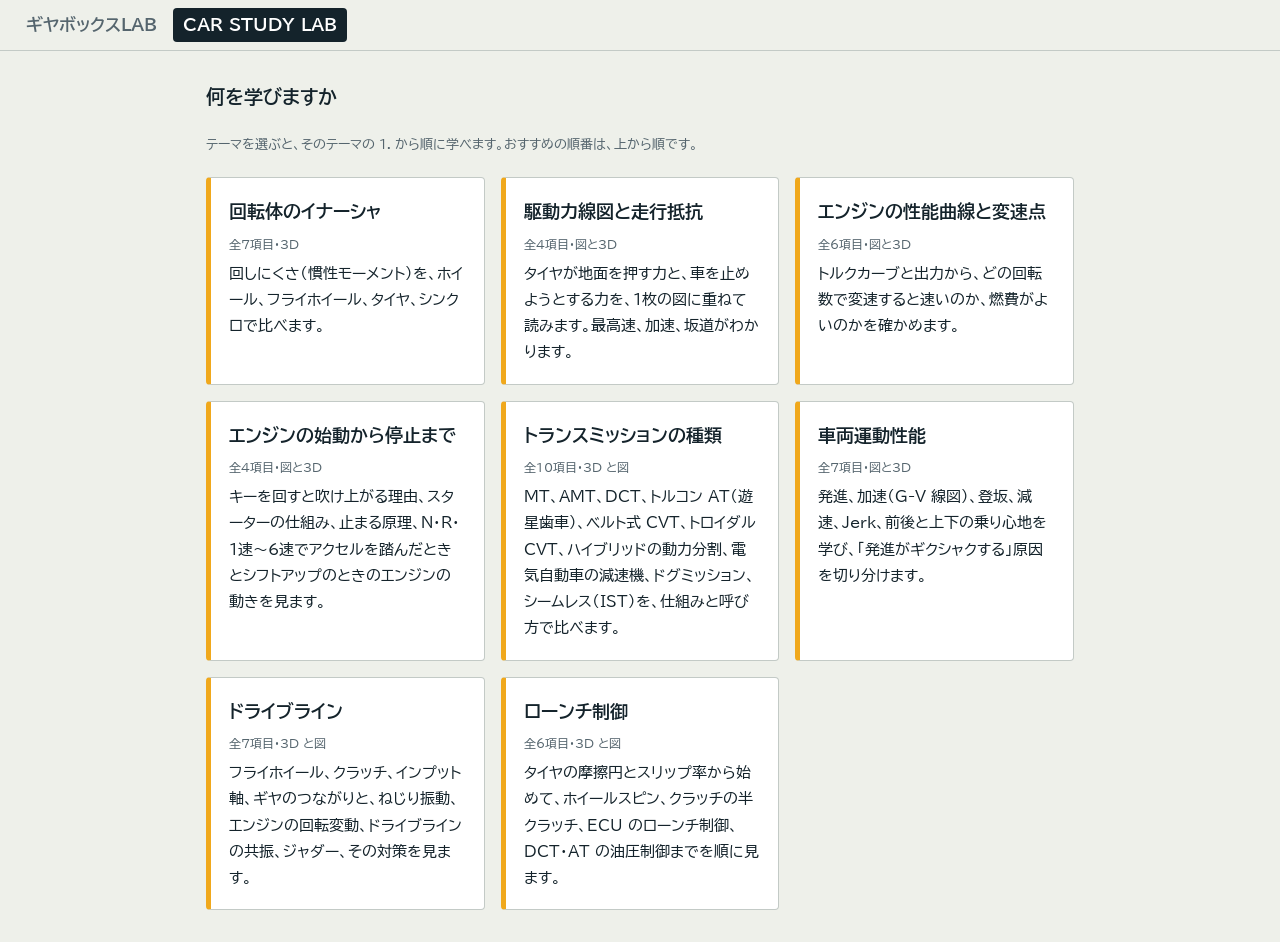
<file: car-study.html>
<!DOCTYPE html>
<html lang="ja">
<head>
<meta charset="utf-8">
<meta name="viewport" content="width=device-width, initial-scale=1">
<meta name="description" content="車の知識を、テーマを選んで3Dの図とグラフで学ぶページ（イナーシャ、駆動力線図と走行抵抗、エンジンの性能曲線と変速点、エンジンの始動から停止まで、トランスミッションの種類、車両運動性能、ドライブライン）">
<title>CAR STUDY LAB</title>
<link rel="stylesheet" href="https://fonts.googleapis.com/css2?family=BIZ+UDPGothic:wght@400;700&family=STIX+Two+Text:ital@1&display=swap">
<link rel="stylesheet" href="style.css">
</head>
<body class="menuPage">
<header class="top">
  <nav class="buttons sites" aria-label="サイトの切り替え">
    <a href="index.html">ギヤボックスLAB</a>
    <a href="car-study.html" class="current" aria-current="page">CAR STUDY LAB</a>
  </nav>
</header>

<main class="menu">
  <h2>何を学びますか</h2>
  <p class="note">テーマを選ぶと、そのテーマの 1. から順に学べます。おすすめの順番は、上から順です。</p>
  <div class="cards">
    <a class="card" href="inertia.html">
      <b>回転体のイナーシャ</b>
      <span class="level">全7項目・3D</span>
      <span>回しにくさ（慣性モーメント）を、ホイール、フライホイール、タイヤ、シンクロで比べます。</span>
    </a>
    <a class="card" href="drive.html">
      <b>駆動力線図と走行抵抗</b>
      <span class="level">全4項目・図と3D</span>
      <span>タイヤが地面を押す力と、車を止めようとする力を、1枚の図に重ねて読みます。最高速、加速、坂道がわかります。</span>
    </a>
    <a class="card" href="engine.html">
      <b>エンジンの性能曲線と変速点</b>
      <span class="level">全6項目・図と3D</span>
      <span>トルクカーブと出力から、どの回転数で変速すると速いのか、燃費がよいのかを確かめます。</span>
    </a>
    <a class="card" href="run.html">
      <b>エンジンの始動から停止まで</b>
      <span class="level">全4項目・図と3D</span>
      <span>キーを回すと吹け上がる理由、スターターの仕組み、止まる原理、N・R・1速〜6速でアクセルを踏んだときとシフトアップのときのエンジンの動きを見ます。</span>
    </a>
    <a class="card" href="trans.html">
      <b>トランスミッションの種類</b>
      <span class="level">全10項目・3D と図</span>
      <span>MT、AMT、DCT、トルコン AT（遊星歯車）、ベルト式 CVT、トロイダル CVT、ハイブリッドの動力分割、電気自動車の減速機、ドグミッション、シームレス（IST）を、仕組みと呼び方で比べます。</span>
    </a>
    <a class="card" href="vehicle.html">
      <b>車両運動性能</b>
      <span class="level">全7項目・図と3D</span>
      <span>発進、加速（G-V 線図）、登坂、減速、Jerk、前後と上下の乗り心地を学び、「発進がギクシャクする」原因を切り分けます。</span>
    </a>
    <a class="card" href="driveline.html">
      <b>ドライブライン</b>
      <span class="level">全7項目・3D と図</span>
      <span>フライホイール、クラッチ、インプット軸、ギヤのつながりと、ねじり振動、エンジンの回転変動、ドライブラインの共振、ジャダー、その対策を見ます。</span>
    </a>
    <a class="card" href="launch.html">
      <b>ローンチ制御</b>
      <span class="level">全6項目・3D と図</span>
      <span>タイヤの摩擦円とスリップ率から始めて、ホイールスピン、クラッチの半クラッチ、ECU のローンチ制御、DCT・AT の油圧制御までを順に見ます。</span>
    </a>
  </div>
</main>
</body>
</html>
</file>
<file: style.css>
/* 画面は1枚に収める: 上 = 学ぶ順番、左 = 3Dの図、右 = 説明（構造 → 数式） */
:root {
  --paper: #eef0ea;
  --panel: #ffffff;
  --ink: #14232b;
  --sub: #55656e;
  --line: #c3cac6;
  --stage: #17303a;
  --power: #f0a81c;
  --pick: #1d5fa8;
  --hint: #b9c7cd;
  --font-body: "BIZ UDPGothic", "Hiragino Sans", "Yu Gothic", sans-serif;
  --font-math: "STIX Two Text", "Cambria Math", "Times New Roman", serif;
  --space: 16px;
}

* { box-sizing: border-box; }
[hidden] { display: none !important; }
body {
  margin: 0;
  height: 100vh;
  display: grid;
  grid-template-rows: auto 1fr;
  background: var(--paper);
  color: var(--ink);
  font-family: var(--font-body);
  font-size: 15px;
  line-height: 1.75;
}
h1, h2, h4, p { margin: 0; }
h1 { font-size: 18px; white-space: nowrap; }
/* サイトの切り替え（ギヤボックスLAB / CAR STUDY LAB） */
.sites a { font-size: 17px; font-weight: 700; color: var(--sub); text-decoration: none; padding: 2px 10px; border-radius: 4px; white-space: nowrap; }
.sites a.current { color: var(--panel); background: var(--ink); }
.sites a:hover { color: var(--ink); text-decoration: underline; }
.sites a.current:hover { color: var(--panel); }
.crumb { font-size: 14px; color: var(--sub); white-space: nowrap; }
.sites .crumb a.back { font-size: 12px; font-weight: 400; color: var(--pick); padding: 0; text-decoration: underline; }
/* グラフで学ぶページ: 図の場所いっぱいにグラフを出す */
#chart, #scene3d { position: absolute; inset: 0; width: 100%; height: 100%; display: block; }
#scene3d { cursor: grab; }
/* 加速くらべの結果の表（3D の右上。車が見えるように小さく、透かす） */
.results { position: absolute; top: 8px; right: 8px; padding: 6px 8px; background: rgba(20, 35, 43, 0.8); border-radius: 4px; color: #dfe6e9; font-size: 12px; }
.results td { padding: 3px 6px; border-color: rgba(223, 230, 233, 0.2); }
.resultsHead { display: flex; align-items: center; justify-content: space-between; gap: 12px; }
.resultsHead button { font-size: 12px; padding: 0 8px; }
.splits { margin: 6px 0 2px; gap: 4px; }
.splits button { font-size: 12px; padding: 2px 8px; }
.splits button.current { background: var(--power); border-color: var(--power); color: var(--ink); font-weight: 700; }
.swatch { display: inline-block; width: 12px; height: 12px; border-radius: 2px; margin-right: 6px; vertical-align: -1px; }
/* CAR STUDY LAB のテーマ選び */
.menuPage { height: auto; min-height: 100vh; grid-template-rows: auto 1fr; }
.menu { max-width: 900px; width: 100%; margin: 0 auto; padding: 32px var(--space); display: grid; gap: 12px; align-content: start; }
.cards { display: grid; grid-template-columns: repeat(auto-fit, minmax(240px, 1fr)); gap: var(--space); margin-top: 8px; }
.card { display: grid; gap: 6px; align-content: start; padding: 18px; background: var(--panel); border: 1px solid var(--line); border-left: 5px solid var(--power); border-radius: 4px; color: var(--ink); text-decoration: none; }
.card:hover { border-color: var(--ink); border-left-color: var(--power); }
.card b { font-size: 18px; }
.card .level { font-size: 12px; color: var(--sub); }
h2 { font-size: 19px; line-height: 1.45; }
h4 { font-size: 12px; color: var(--sub); font-weight: 400; margin-top: 8px; }
p + p { margin-top: 10px; }
.note { color: var(--sub); font-size: 13px; margin-top: 12px; }

/* ボタン（段階、タブ、ギヤ、前へ・次へで共通） */
button, input {
  font: inherit;
  color: var(--ink);
  background: var(--panel);
  border: 1px solid var(--line);
  border-radius: 4px;
  padding: 4px 10px;
}
button { cursor: pointer; white-space: nowrap; }
button:hover { border-color: var(--ink); }
button:disabled { opacity: 0.4; cursor: default; }
button.current { background: var(--ink); border-color: var(--ink); color: var(--panel); }
:focus-visible { outline: 2px solid var(--pick); outline-offset: 1px; }
input[type="number"] { width: 100%; min-width: 60px; }
.buttons { display: flex; flex-wrap: wrap; gap: 6px; align-items: center; }

/* 上の帯: サイト名と、学ぶ順番 */
.top {
  display: flex;
  align-items: center;
  flex-wrap: wrap;
  gap: 6px var(--space);
  padding: 8px var(--space);
  border-bottom: 1px solid var(--line);
  min-width: 0;
}
.steps { display: flex; flex-wrap: wrap; align-items: center; gap: 6px; padding-block: 2px; min-width: 0; }
.steps .type { border-radius: 999px; padding-inline: 12px; }   /* 方式を選ぶボタンは、丸い形で段階のボタンと見分ける */
.steps button { font-size: 13px; padding: 4px 6px; }
.group { font-size: 12px; color: var(--sub); white-space: nowrap; margin-left: 6px; }

/* 作業台 */
.bench { display: grid; grid-template-columns: 1fr 400px; min-height: 0; }

/* 左: 3Dの図 */
.stage.real { --hint: #3a4148; }   /* 実物の色のときは背景が明るいので、説明の文字を濃くする */
.stage { position: relative; display: flex; flex-direction: column; background: var(--stage); min-width: 0; min-height: 0; overflow: hidden; }
/* 図（canvas）の下に操作の帯を置き、帯が図に重ならないようにする */
.view3d { position: relative; flex: 1; min-height: 0; container-type: size; }
/* 並べる: 3D と図を重ねずに、上（3D）と下（図）に分けて出す */
.split #scene3d { inset: 0 0 45% 0; height: 55%; }
.split #chart { inset: 55% 0 0 0; height: 45%; border-top: 1px solid var(--line); }
@container (min-aspect-ratio: 11 / 5) {   /* とても横長のときだけ左右に並べる */
  .split #scene3d { inset: 0 50% 0 0; width: 50%; height: 100%; }
  .split #chart { inset: 0 0 0 50%; width: 50%; height: 100%; border-top: 0; border-left: 1px solid var(--line); }
  .split .hint { max-width: 22%; }   /* 説明は 3D の側に収める */
  .split .results { right: calc(50% + 8px); }   /* 加速くらべの表も 3D の側へ */
}
#stage { position: absolute; inset: 0; width: 100%; height: 100%; display: block; cursor: grab; }
.hint { position: absolute; top: 10px; left: var(--space); max-width: 40%; color: var(--hint); font-size: 13px; pointer-events: none; }
/* 右上: 配色と、車に載せるかの切り替え */
.view { position: absolute; top: 8px; right: var(--space); justify-content: flex-end; max-width: 48%; }
.view button { font-size: 12px; padding: 3px 8px; }

/* CAR STUDY LAB: 部品の名前の札と、上の知らせ */
.tags { position: absolute; inset: 0; pointer-events: none; overflow: hidden; }
.tag { position: absolute; transform: translate(-50%, -50%); white-space: nowrap; font-size: 12px; color: #dfe6e9; background: rgba(20, 35, 43, 0.6); padding: 1px 6px; border-radius: 3px; }
.tag.main { color: var(--ink); background: rgba(240, 168, 28, 0.9); font-weight: 700; }
/* 1〜3の下の道路（2D）: 3Dの図の下の方に、薄く重ねる */
.strip { position: absolute; left: 8px; right: 8px; bottom: 8px; width: calc(100% - 16px); height: 96px; background: rgba(20, 35, 43, 0.55); border-radius: 4px; pointer-events: none; }
.banner { position: absolute; top: 48px; left: 50%; transform: translateX(-50%); margin: 0; padding: 6px 14px; border-radius: 4px; background: var(--power); color: var(--ink); font-weight: 700; white-space: nowrap; }

/* アウトプット軸のグラフ: PCでは図の右上に、図のおよそ4分の1（幅半分 × 高さ半分）。背景は薄く透かす */
.graph {
  position: absolute; top: 84px; right: var(--space); z-index: 1;   /* 右上の切り替えボタン（2段）の下に置く */
  width: 48%; height: min(60%, calc(100% - 96px)); min-height: 200px;
  display: flex; flex-direction: column; gap: 4px;
  padding: 8px 10px;
  background: rgba(20, 35, 43, 0.45);
  border: 1px solid rgba(223, 230, 233, 0.3);
  border-radius: 4px;
  color: #dfe6e9; font-size: 12px;
}
.graph canvas { flex: 1; min-height: 0; width: 100%; }
.graphHead { display: flex; align-items: center; gap: 10px; }
.graphHead button { margin-left: auto; }
.graph button { font-size: 12px; padding: 2px 8px; }
.graphScroll input { flex: 1; }
#graphCanvas { cursor: ew-resize; }
.bar {
  display: flex; flex-wrap: wrap; gap: 8px var(--space); align-items: center;
  padding: 10px var(--space);
  background: #14232b;
  color: #dfe6e9;
  font-size: 13px;
}
#engineInputs { gap: 8px var(--space); }
.bar label { display: flex; align-items: center; gap: 6px; }
.bar input { width: 84px; }
.bar input[type="range"] { width: 140px; }
/* 入力の方式で、出す欄を切り替える */
.bar[data-input="engine"] .bySpeed, .bar[data-input="speed"] .byEngine { display: none; }
.readout { flex-basis: 100%; margin: 0; font-size: 12px; color: #dfe6e9; }
.bar button.current { background: var(--power); border-color: var(--power); color: var(--ink); font-weight: 700; }

/* H型のシフトパターン: 列 = シフトロッド、上の行 = 前へ押す段、下の行 = 後ろへ引く段 */
.gate { display: grid; grid-template-columns: repeat(var(--columns), 1fr); gap: 4px; }
.gate .wide { grid-column: 1 / -1; }

/* 吹き出し: クリックした部品の説明 */
.bubble {
  position: absolute;
  width: 320px;
  max-width: calc(100% - 16px);
  max-height: calc(100% - 80px);
  overflow-y: auto;
  background: var(--panel);
  border-left: 4px solid var(--pick);
  border-radius: 4px;
  padding: 12px 14px;
  box-shadow: 0 6px 24px rgba(0, 0, 0, 0.35);
  z-index: 2;   /* 図の下のボタンより手前に出す */
  font-size: 14px;
}
.bubble h3 { margin: 0; font-size: 16px; padding-right: 56px; }
.bubble .close { position: absolute; top: 8px; right: 8px; font-size: 12px; }

/* 右: 説明 */
.panel {
  display: flex;
  flex-direction: column;
  gap: 12px;
  padding: var(--space);
  background: var(--panel);
  border-left: 1px solid var(--line);
  min-height: 0;
  position: relative;
}
/* 説明の左のふち: ドラッグで幅を変える（resize.js） */
.grip { position: absolute; top: 0; bottom: 0; left: -4px; width: 8px; cursor: col-resize; touch-action: none; z-index: 5; }
.grip:hover, .grip.dragging { background: var(--pick); opacity: 0.5; }
.body { flex: 1; overflow-y: auto; min-height: 0; }
.pager { justify-content: space-between; }

/* 式の1行: 求めるもの / 式 / 今の数値 */
.formula { display: grid; gap: 2px; padding-block: 8px; border-bottom: 1px solid var(--line); }
.formula b { font-size: 13px; }
.math { font-family: var(--font-math); font-style: italic; font-size: 18px; line-height: 1.4; }
.num { color: var(--sub); font-size: 13px; }
/* 数式の行をクリックすると、その式ができる考え方を開く（explain.js） */
.formula.clickable { cursor: pointer; }
.formula.clickable:hover { background: rgba(29, 95, 168, 0.05); }
.whyHint { font-size: 12px; color: var(--pick); }
.why { margin-top: 6px; padding: 8px 10px; border-left: 4px solid var(--power); background: rgba(240, 168, 28, 0.08); font-size: 14px; line-height: 1.7; cursor: auto; }
.why button { display: block; margin-top: 8px; font-size: 13px; }
/* 3D の図の、考え方の札（光らせた部品のそば） */
/* 3D の部品をタッチしたときの説明（partinfo.js） */
.partInfo { position: absolute; z-index: 3; width: min(320px, calc(100% - 16px)); padding: 8px 10px; background: var(--panel); color: var(--ink); border-radius: 4px; box-shadow: 0 2px 10px rgba(0, 0, 0, 0.35); font-size: 13px; line-height: 1.6; }
.partInfo p { margin: 4px 0 0; }
.partHead { display: flex; align-items: center; justify-content: space-between; gap: 8px; }
.partHead button { font-size: 12px; padding: 0 8px; }
.tag.whyMark { position: absolute; transform: translate(-50%, -100%); white-space: normal; max-width: min(90%, 420px); text-align: center; color: var(--ink); background: #ffd54f; font-weight: 700; pointer-events: none; }

/* 入力欄と表 */
.fields { display: grid; grid-template-columns: 1fr 1fr; gap: 10px; margin-bottom: 8px; }
.fields label { display: grid; gap: 2px; font-size: 13px; color: var(--sub); }
.scroll { overflow-x: auto; margin-block: 8px; }
table { border-collapse: collapse; width: 100%; font-size: 13px; }
th, td { padding: 5px 6px; border-bottom: 1px solid var(--line); text-align: right; white-space: nowrap; }
th { color: var(--sub); font-weight: 400; white-space: normal; }
th:first-child, td:first-child { text-align: left; }
td input[type="number"] { width: 64px; }
select { font: inherit; color: var(--ink); background: var(--panel); border: 1px solid var(--line); border-radius: 4px; padding: 4px 6px; }

/* せまい画面: 図を上、説明を下に重ねる */
@media (max-width: 800px) {
  body { height: auto; }
  .steps { flex-wrap: nowrap; overflow-x: auto; }
  .stage { height: auto; }
  .view3d { flex: none; height: 55vh; }   /* 帯の高さに関係なく、図の高さを保つ */
  .view3d.split { height: 80vh; }        /* 並べるときは、上下に2つ入る高さにする */
  .bar { padding: 6px 8px; gap: 6px 10px; }
  .bar input { width: 64px; }
  .panel { border-left: 0; }
  .bench { grid-template-columns: 1fr !important; }   /* ドラッグで決めた幅より、縦に並べるのを優先 */
  .grip { display: none; }
  .graph { top: 150px; left: 8px; right: 8px; width: auto; height: calc(100% - 158px); min-height: 0; }   /* スマホは図に重なってもよい。下の操作の帯には重ねない */
  .bubble { left: 8px !important; top: 8px !important; width: auto; right: 8px; }
}
</file>
